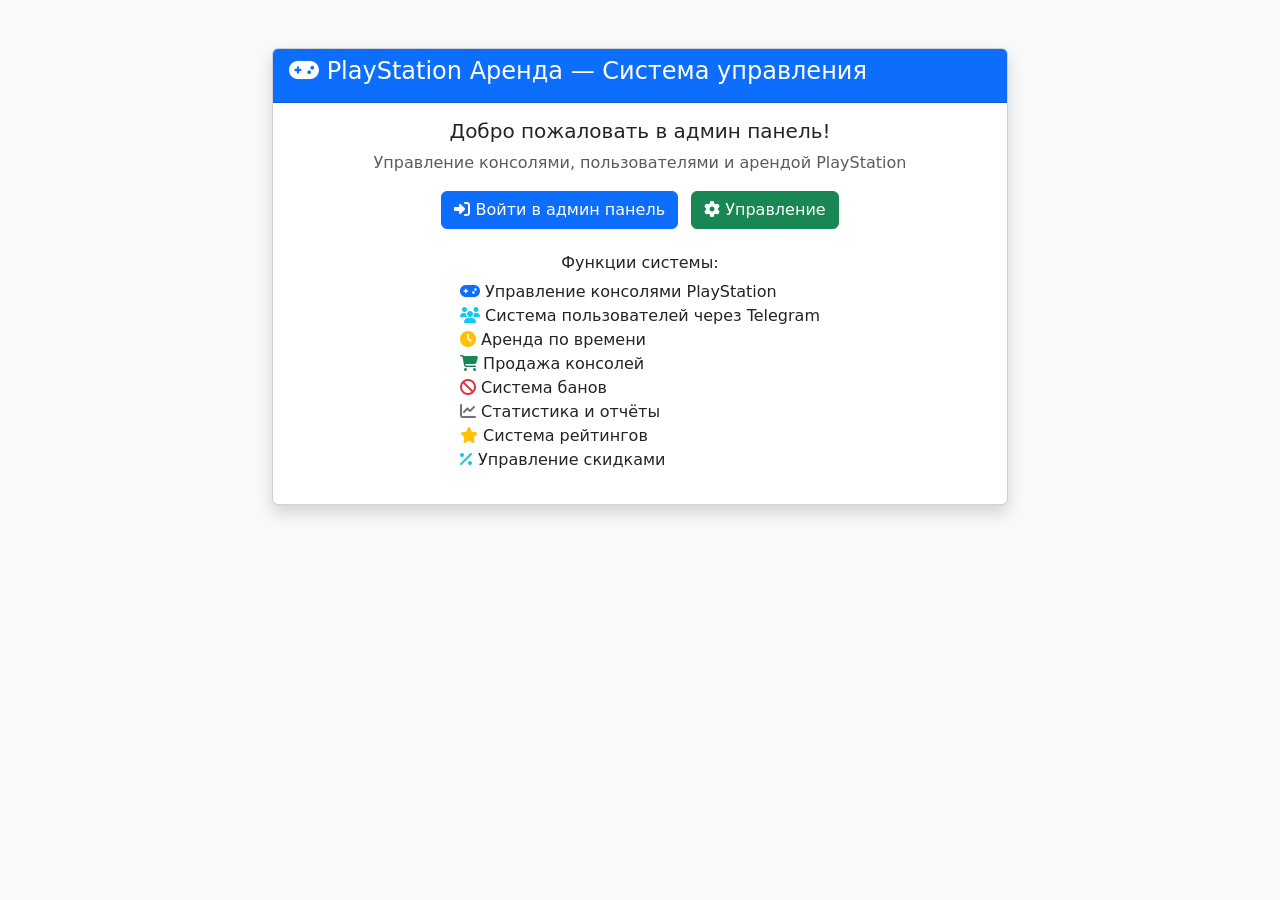
<file: templates/index.html>
<!DOCTYPE html>
<html lang="ru">
<head>
    <meta charset="UTF-8">
    <meta name="viewport" content="width=device-width, initial-scale=1.0">
    <title>PlayStation Аренда</title>
    <link href="https://cdn.jsdelivr.net/npm/bootstrap@5.3.0/dist/css/bootstrap.min.css" rel="stylesheet">
    <link href="https://cdnjs.cloudflare.com/ajax/libs/font-awesome/6.4.0/css/all.min.css" rel="stylesheet">
</head>
<body class="bg-light">
<div class="container mt-5">
    <div class="row">
        <div class="col-md-8 mx-auto">
            <div class="card shadow">
                <div class="card-header bg-primary text-white">
                    <h4><i class="fas fa-gamepad"></i> PlayStation Аренда — Система управления</h4>
                </div>
                <div class="card-body text-center">
                    <h5>Добро пожаловать в админ панель!</h5>
                    <p class="text-muted">Управление консолями, пользователями и арендой PlayStation</p>
                    <a href="/login" class="btn btn-primary me-2">
                        <i class="fas fa-sign-in-alt"></i> Войти в админ панель
                    </a>
                    <a href="/admin" class="btn btn-success">
                        <i class="fas fa-cog"></i> Управление
                    </a>
                    <div class="mt-4">
                        <h6>Функции системы:</h6>
                        <ul class="list-unstyled text-start d-inline-block">
                            <li><i class="fas fa-gamepad text-primary"></i> Управление консолями PlayStation</li>
                            <li><i class="fas fa-users text-info"></i> Система пользователей через Telegram</li>
                            <li><i class="fas fa-clock text-warning"></i> Аренда по времени</li>
                            <li><i class="fas fa-shopping-cart text-success"></i> Продажа консолей</li>
                            <li><i class="fas fa-ban text-danger"></i> Система банов</li>
                            <li><i class="fas fa-chart-line text-secondary"></i> Статистика и отчёты</li>
                            <li><i class="fas fa-star text-warning"></i> Система рейтингов</li>
                            <li><i class="fas fa-percent text-info"></i> Управление скидками</li>
                        </ul>
                    </div>
                </div>
            </div>
        </div>
    </div>
</div>
</body>
</html>
</file>
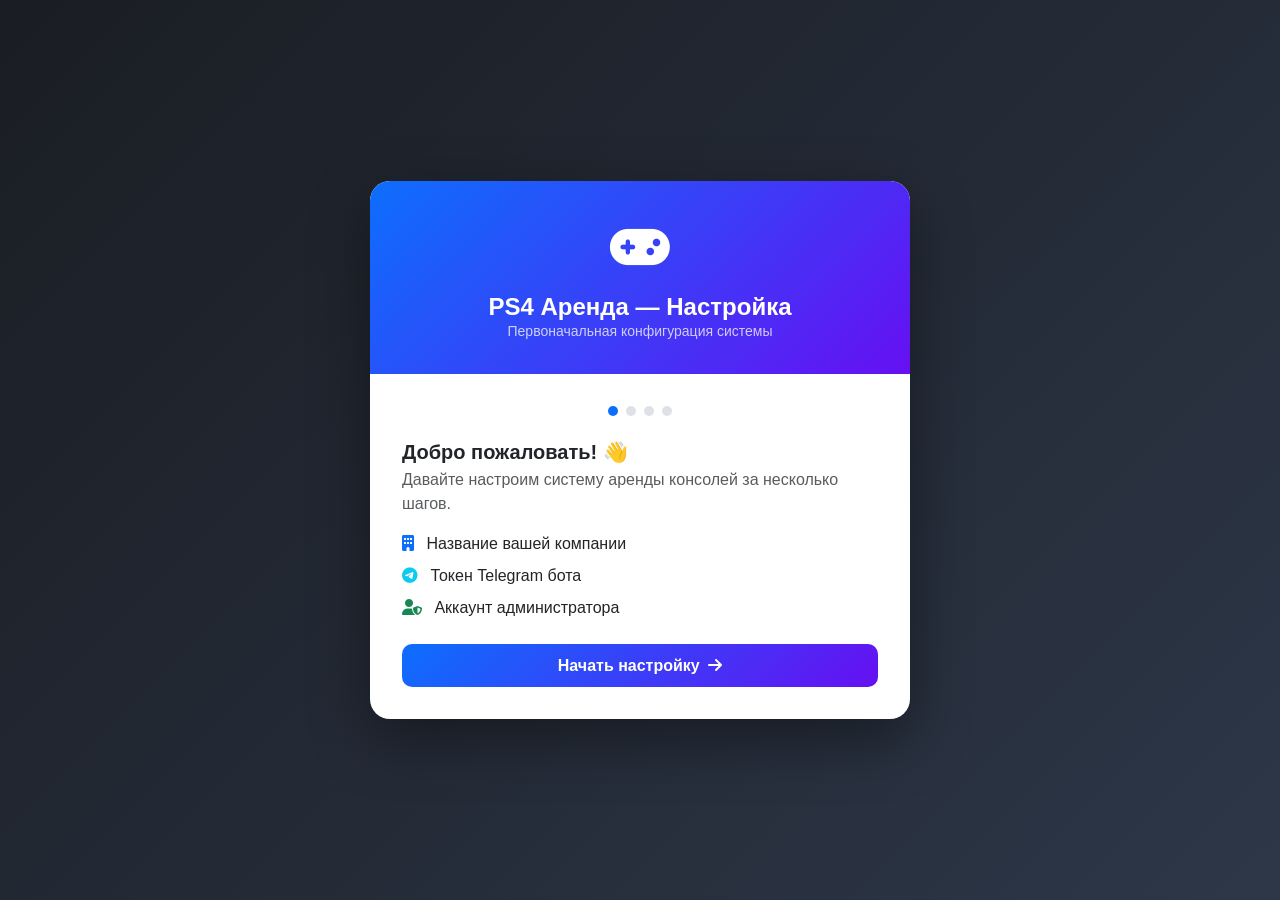
<file: templates/setup.html>
<!DOCTYPE html>
<html lang="ru">
<head>
<meta charset="UTF-8">
<meta name="viewport" content="width=device-width, initial-scale=1">
<title>Первоначальная настройка</title>
<link href="https://cdn.jsdelivr.net/npm/bootstrap@5.3.0/dist/css/bootstrap.min.css" rel="stylesheet">
<link href="https://cdnjs.cloudflare.com/ajax/libs/font-awesome/6.4.0/css/all.min.css" rel="stylesheet">
<style>
  body { background: linear-gradient(135deg, #1a1d23 0%, #2d3748 100%); min-height: 100vh; display: flex; align-items: center; justify-content: center; font-family: 'Segoe UI', sans-serif; }
  .setup-card { background: #fff; border-radius: 20px; box-shadow: 0 20px 60px rgba(0,0,0,0.4); width: 100%; max-width: 540px; overflow: hidden; }
  .setup-header { background: linear-gradient(135deg, #0d6efd, #6610f2); padding: 2rem; text-align: center; color: #fff; }
  .setup-header .icon { font-size: 3rem; margin-bottom: 0.5rem; }
  .setup-body { padding: 2rem; }
  .step { display: none; }
  .step.active { display: block; }
  .step-indicators { display: flex; justify-content: center; gap: 8px; margin-bottom: 1.5rem; }
  .step-dot { width: 10px; height: 10px; border-radius: 50%; background: #dee2e6; transition: background 0.3s; }
  .step-dot.active { background: #0d6efd; }
  .step-dot.done { background: #198754; }
  .form-label { font-weight: 600; color: #495057; }
  .btn-next { background: linear-gradient(135deg, #0d6efd, #6610f2); border: none; color: #fff; padding: 0.6rem 2rem; border-radius: 10px; font-weight: 600; }
  .btn-next:hover { opacity: 0.9; color: #fff; }
  .btn-back { border-radius: 10px; }
  .hint { font-size: 0.82rem; color: #6c757d; }
  .success-icon { font-size: 4rem; color: #198754; }
  .field-icon { position: absolute; left: 12px; top: 50%; transform: translateY(-50%); color: #6c757d; }
  .input-icon-wrap { position: relative; }
  .input-icon-wrap input { padding-left: 38px; }
  #error-msg { display: none; }
</style>
</head>
<body>
<div class="setup-card">
  <div class="setup-header">
    <div class="icon"><i class="fas fa-gamepad"></i></div>
    <h4 class="mb-0 fw-bold">PS4 Аренда — Настройка</h4>
    <p class="mb-0 opacity-75 small">Первоначальная конфигурация системы</p>
  </div>
  <div class="setup-body">

    <!-- Step indicators -->
    <div class="step-indicators">
      <div class="step-dot active" id="dot-0"></div>
      <div class="step-dot" id="dot-1"></div>
      <div class="step-dot" id="dot-2"></div>
      <div class="step-dot" id="dot-3"></div>
    </div>

    <!-- Step 0: Welcome -->
    <div class="step active" id="step-0">
      <h5 class="fw-bold mb-1">Добро пожаловать! 👋</h5>
      <p class="text-muted mb-3">Давайте настроим систему аренды консолей за несколько шагов.</p>
      <ul class="list-unstyled mb-4">
        <li class="mb-2"><i class="fas fa-building text-primary me-2"></i> Название вашей компании</li>
        <li class="mb-2"><i class="fab fa-telegram text-info me-2"></i> Токен Telegram бота</li>
        <li class="mb-2"><i class="fas fa-user-shield text-success me-2"></i> Аккаунт администратора</li>
      </ul>
      <button class="btn btn-next w-100" onclick="nextStep()">Начать настройку <i class="fas fa-arrow-right ms-1"></i></button>
    </div>

    <!-- Step 1: Company info -->
    <div class="step" id="step-1">
      <h5 class="fw-bold mb-1">Ваша компания</h5>
      <p class="text-muted mb-3">Эти данные отображаются клиентам</p>
      <div class="mb-3">
        <label class="form-label">Название компании *</label>
        <div class="input-icon-wrap">
          <i class="fas fa-store field-icon"></i>
          <input type="text" class="form-control" id="shop-title" placeholder="PS4 Аренда Кишинёв" required>
        </div>
      </div>
      <div class="mb-4">
        <label class="form-label">Адрес</label>
        <div class="input-icon-wrap">
          <i class="fas fa-map-marker-alt field-icon"></i>
          <input type="text" class="form-control" id="shop-address" placeholder="ул. Пушкина, 10, Кишинёв">
        </div>
        <div class="hint mt-1">Адрес будет отправляться клиентам при одобрении заявки</div>
      </div>
      <div class="d-flex gap-2">
        <button class="btn btn-outline-secondary btn-back flex-shrink-0" onclick="prevStep()"><i class="fas fa-arrow-left"></i></button>
        <button class="btn btn-next flex-grow-1" onclick="validateStep1()">Далее <i class="fas fa-arrow-right ms-1"></i></button>
      </div>
    </div>

    <!-- Step 2: Telegram -->
    <div class="step" id="step-2">
      <h5 class="fw-bold mb-1">Telegram бот</h5>
      <p class="text-muted mb-3">Бот принимает заявки от клиентов</p>
      <div class="mb-3">
        <label class="form-label">Токен бота *</label>
        <div class="input-icon-wrap">
          <i class="fab fa-telegram field-icon"></i>
          <input type="text" class="form-control" id="bot-token" placeholder="1234567890:ABCdefGhIJKlmNoPQRsTUVwxyZ">
        </div>
        <div class="hint mt-1">Получить у <a href="https://t.me/BotFather" target="_blank">@BotFather</a> → /newbot или /mybots</div>
      </div>
      <div class="mb-4">
        <label class="form-label">Ваш Telegram ID (для уведомлений)</label>
        <div class="input-icon-wrap">
          <i class="fas fa-id-badge field-icon"></i>
          <input type="text" class="form-control" id="admin-telegram-id" placeholder="762139684">
        </div>
        <div class="hint mt-1">Узнать свой ID: <a href="https://t.me/userinfobot" target="_blank">@userinfobot</a></div>
      </div>
      <div class="d-flex gap-2">
        <button class="btn btn-outline-secondary btn-back flex-shrink-0" onclick="prevStep()"><i class="fas fa-arrow-left"></i></button>
        <button class="btn btn-next flex-grow-1" onclick="validateStep2()">Далее <i class="fas fa-arrow-right ms-1"></i></button>
      </div>
    </div>

    <!-- Step 3: Admin account -->
    <div class="step" id="step-3">
      <h5 class="fw-bold mb-1">Аккаунт администратора</h5>
      <p class="text-muted mb-3">Для входа в веб-панель управления</p>
      <div class="mb-3">
        <label class="form-label">Логин *</label>
        <div class="input-icon-wrap">
          <i class="fas fa-user field-icon"></i>
          <input type="text" class="form-control" id="admin-username" placeholder="admin">
        </div>
      </div>
      <div class="mb-3">
        <label class="form-label">Пароль *</label>
        <div class="input-icon-wrap">
          <i class="fas fa-lock field-icon"></i>
          <input type="password" class="form-control" id="admin-password" placeholder="Минимум 6 символов">
        </div>
      </div>
      <div class="mb-4">
        <label class="form-label">Повторите пароль *</label>
        <div class="input-icon-wrap">
          <i class="fas fa-lock field-icon"></i>
          <input type="password" class="form-control" id="admin-password2" placeholder="Повторите пароль">
        </div>
      </div>
      <div class="alert alert-danger py-2" id="error-msg"></div>
      <div class="d-flex gap-2">
        <button class="btn btn-outline-secondary btn-back flex-shrink-0" onclick="prevStep()"><i class="fas fa-arrow-left"></i></button>
        <button class="btn btn-next flex-grow-1" id="save-btn" onclick="saveSetup()">
          <i class="fas fa-check me-1"></i> Завершить настройку
        </button>
      </div>
    </div>

    <!-- Step 4: Done -->
    <div class="step" id="step-4">
      <div class="text-center py-2">
        <div class="success-icon mb-3"><i class="fas fa-check-circle"></i></div>
        <h5 class="fw-bold">Настройка завершена!</h5>
        <p class="text-muted mb-4">Система готова к работе. Войдите в панель управления.</p>
        <a href="/login" class="btn btn-next w-100"><i class="fas fa-sign-in-alt me-2"></i>Войти в панель</a>
      </div>
    </div>

  </div>
</div>

<script>
let currentStep = 0;

function showStep(n) {
  document.querySelectorAll('.step').forEach((s, i) => s.classList.toggle('active', i === n));
  document.querySelectorAll('.step-dot').forEach((d, i) => {
    d.classList.toggle('active', i === n);
    d.classList.toggle('done', i < n);
  });
  currentStep = n;
}

function nextStep() { showStep(currentStep + 1); }
function prevStep() { showStep(currentStep - 1); }

function validateStep1() {
  const title = document.getElementById('shop-title').value.trim();
  if (!title) { alert('Введите название компании'); return; }
  nextStep();
}

function validateStep2() {
  const token = document.getElementById('bot-token').value.trim();
  if (!token) { alert('Введите токен Telegram бота'); return; }
  nextStep();
}

async function saveSetup() {
  const username = document.getElementById('admin-username').value.trim();
  const password = document.getElementById('admin-password').value;
  const password2 = document.getElementById('admin-password2').value;
  const errEl = document.getElementById('error-msg');

  errEl.style.display = 'none';
  if (!username) { showError('Введите логин'); return; }
  if (password.length < 6) { showError('Пароль минимум 6 символов'); return; }
  if (password !== password2) { showError('Пароли не совпадают'); return; }

  const btn = document.getElementById('save-btn');
  btn.disabled = true;
  btn.innerHTML = '<i class="fas fa-spinner fa-spin me-1"></i> Сохранение...';

  try {
    const res = await fetch('/api/setup', {
      method: 'POST',
      headers: { 'Content-Type': 'application/json' },
      body: JSON.stringify({
        shop_title:        document.getElementById('shop-title').value.trim(),
        shop_address:      document.getElementById('shop-address').value.trim(),
        bot_token:         document.getElementById('bot-token').value.trim(),
        admin_telegram_id: document.getElementById('admin-telegram-id').value.trim(),
        username,
        password,
      })
    });
    const data = await res.json();
    if (data.status === 'success') {
      showStep(4);
    } else {
      showError(data.message || 'Ошибка сохранения');
    }
  } catch(e) {
    showError('Ошибка соединения');
  } finally {
    btn.disabled = false;
    btn.innerHTML = '<i class="fas fa-check me-1"></i> Завершить настройку';
  }
}

function showError(msg) {
  const el = document.getElementById('error-msg');
  el.textContent = msg;
  el.style.display = 'block';
}
</script>
</body>
</html>
</file>
